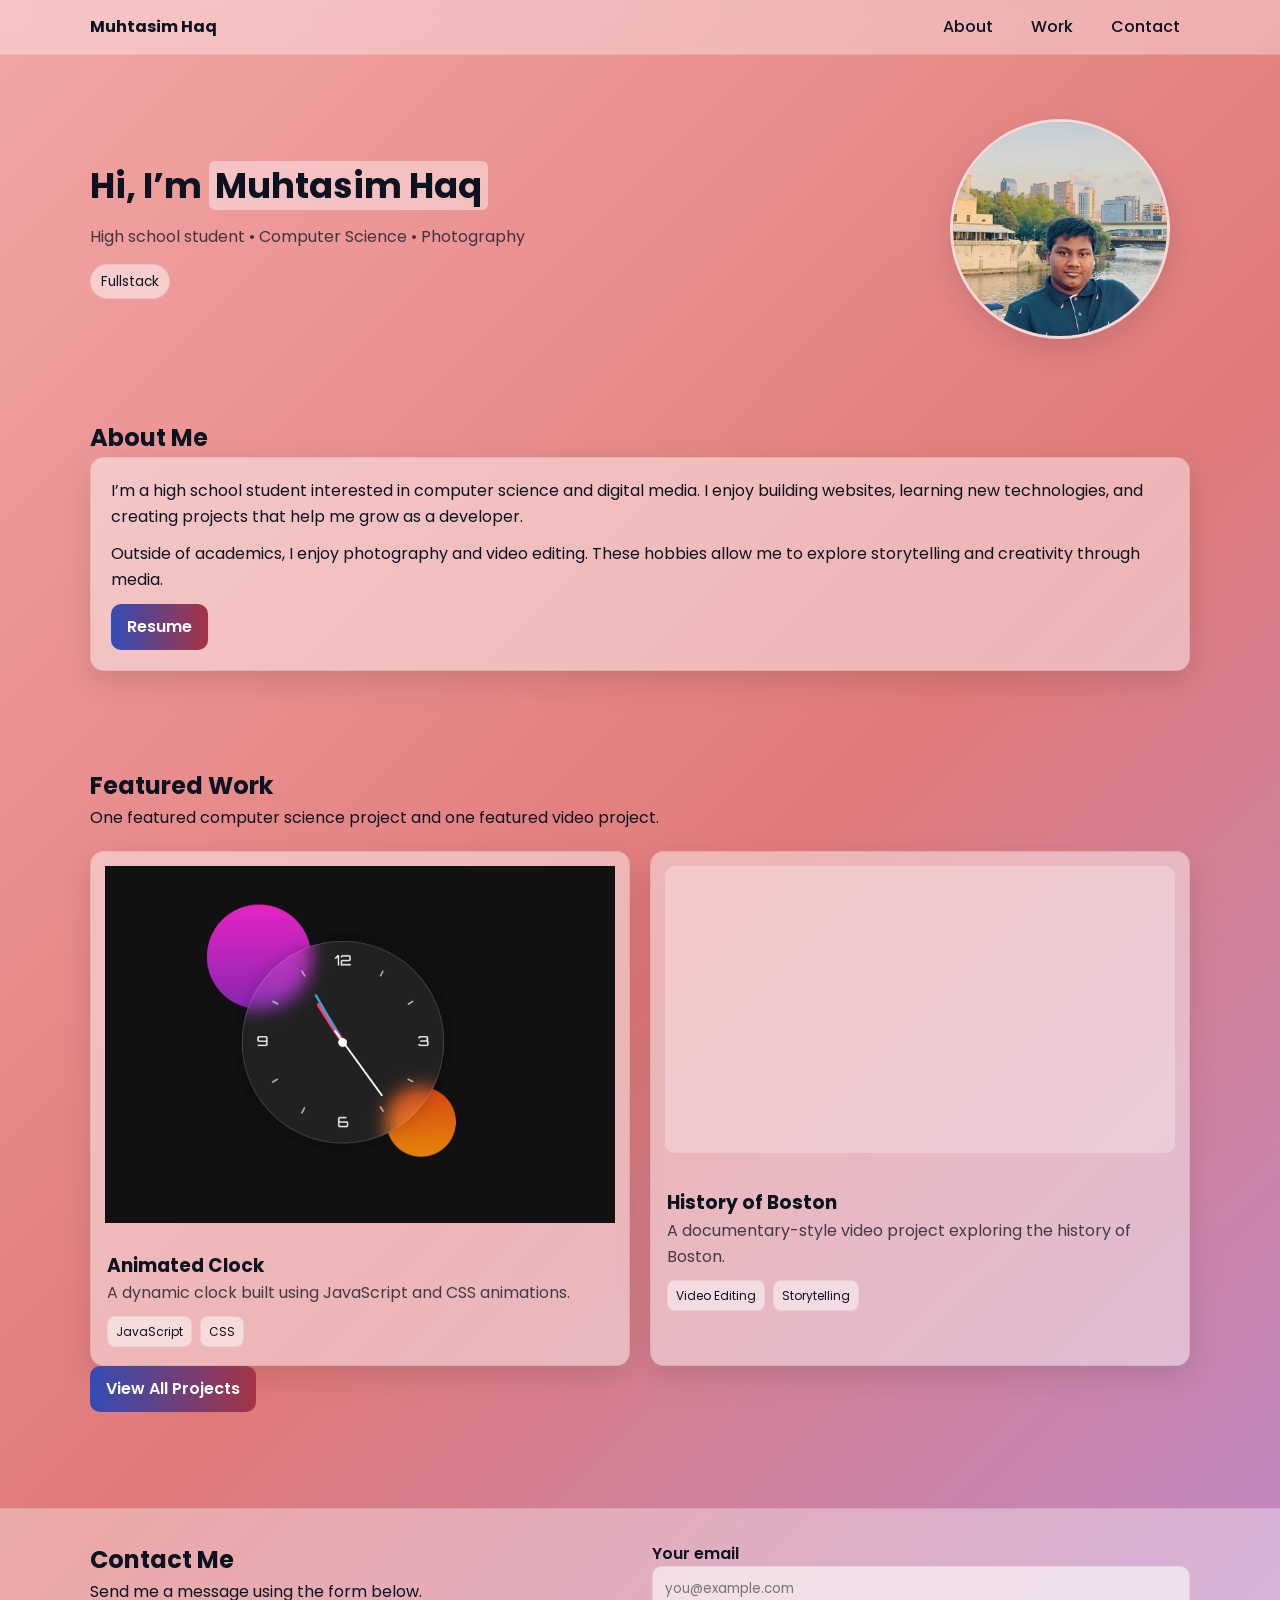
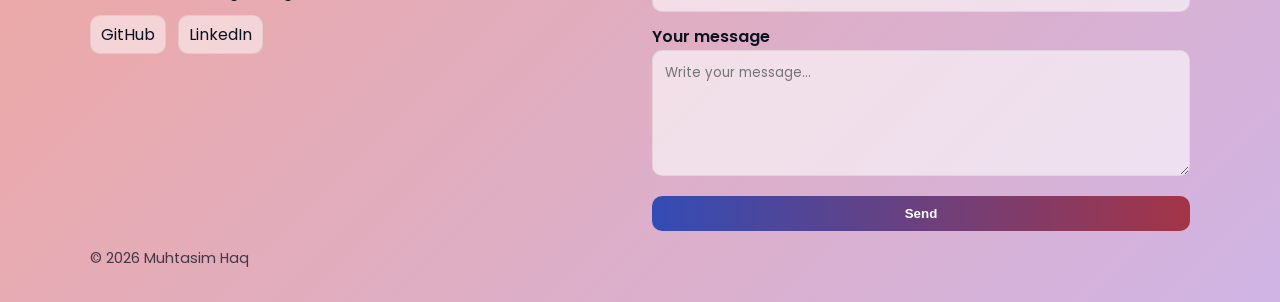
<file: index.html>
<!doctype html>
<html lang="en">
<head>
  <meta charset="utf-8">
  <meta name="viewport" content="width=device-width, initial-scale=1">

  <title>Muhtasim Haq — Portfolio</title>
  <meta name="description" content="Muhtasim Haq portfolio">

  <link
    href="https://fonts.googleapis.com/css2?family=Poppins:wght@300;400;600;700&display=swap"
    rel="stylesheet"
  >
  <link rel="stylesheet" href="css/style.css">
</head>

<body>

  <!-- ================= NAV ================= -->
  <header class="site-header">
    <nav class="nav container">
      <a class="logo" href="#hero">Muhtasim Haq</a>

      <button
        class="nav-toggle"
        type="button"
        aria-expanded="false"
        aria-controls="primary-navigation"
        hidden
      >
        Menu
      </button>

      <ul id="primary-navigation" class="nav-links">
        <li>
          <a href="#about" class="nav-link">About</a>
        </li>
        <li>
          <a href="#work" class="nav-link">Work</a>
        </li>
        <li>
          <a href="#contact" class="nav-link">Contact</a>
        </li>
      </ul>
    </nav>
  </header>

  <main>

    <!-- ================= HERO ================= -->
    <section id="hero" class="hero-section">
      <div class="container hero-grid">
        <div class="hero-content">
          <h1>
            Hi, I’m <span class="accent">Muhtasim Haq</span>
          </h1>

          <p class="subtitle">
            High school student • Computer Science • Photography
          </p>

          <div class="hero-badges">
            <span class="pill">Fullstack</span>
          </div>
        </div>

        <!-- Profile Photo -->
        <div class="hero-photo">
          <img
            class="profile-pic"
            src="image/profile.jpeg"
            alt="Muhtasim Haq portrait"
          >
        </div>
      </div>
    </section>

    <!-- ================= ABOUT ================= -->
    <section id="about" class="about-section">
      <div class="container">
        <h2>About Me</h2>

        <div class="about-card">
          <p>
            I’m a high school student interested in computer science and digital media.
            I enjoy building websites, learning new technologies, and creating projects
            that help me grow as a developer.
          </p>

          <p>
            Outside of academics, I enjoy photography and video editing.
            These hobbies allow me to explore storytelling and creativity through media.
          </p>

          <!-- Resume Button -->
          <div class="about-actions">
            <a class="btn primary" href="html/resume.html">
              Resume
            </a>
          </div>
        </div>
      </div>
    </section>

    <!-- ================= FEATURED WORK ================= -->
    <section id="work" class="work-section">
      <div class="container">
        <h2>Featured Work</h2>

        <p class="muted">
          One featured computer science project and one featured video project.
        </p>

        <div class="work-grid">

          <!-- COMPUTER PROJECT -->
          <article class="work-card">
            <a
              href="https://69481b99b9540aa1febb9f36--coruscating-froyo-7bfb00.netlify.app/"
              target="_blank"
              rel="noopener noreferrer"
            >
              <div class="work-media">
                <img
                  class="project-thumb"
                  src="image/Clock.png"
                  alt="Animated Clock project preview"
                >
              </div>

              <div class="work-body">
                <h3>Animated Clock</h3>

                <p class="short-desc">
                  A dynamic clock built using JavaScript and CSS animations.
                </p>

                <div class="tags">
                  <span class="tag">JavaScript</span>
                  <span class="tag">CSS</span>
                </div>
              </div>
            </a>
          </article>

          <!-- VIDEO PROJECT -->
          <article class="work-card">
            <div class="work-media video-wrap">
              <iframe
                class="video"
                src="https://www.youtube.com/embed/Y9DNOikjOqU"
                title="History of Boston"
                frameborder="0"
                allow="accelerometer; autoplay; clipboard-write; encrypted-media; gyroscope; picture-in-picture"
                allowfullscreen
              ></iframe>
            </div>

            <div class="work-body">
              <h3>History of Boston</h3>

              <p class="short-desc">
                A documentary-style video project exploring the history of Boston.
              </p>

              <div class="tags">
                <span class="tag">Video Editing</span>
                <span class="tag">Storytelling</span>
              </div>
            </div>
          </article>

        </div>

        <!-- Projects Page Button -->
        <div class="work-actions">
          <a class="btn primary" href="html/project.html">
            View All Projects
          </a>
        </div>
      </div>
    </section>

  </main>

  <!-- ================= FOOTER / CONTACT ================= -->
  <footer id="contact" class="site-footer">
    <div class="container footer-grid">
      <div>
        <h2>Contact Me</h2>

        <p class="muted">
          Send me a message using the form below.
        </p>

        <div class="social-row">
          <a
            class="social"
            href="https://github.com/Muhtasim19"
            target="_blank"
            rel="noopener noreferrer"
          >
            GitHub
          </a>

          <a
            class="social"
            href="https://www.linkedin.com/in/muhtasim-haq-b55356325"
            target="_blank"
            rel="noopener noreferrer"
          >
            LinkedIn
          </a>
        </div>
      </div>

      <!-- AJAX Contact Form -->
      <form
        id="contact-form"
        class="form"
        action="https://formspree.io/f/mpqalzbk"
        method="POST"
      >
        <!-- Spam trap: visitors should leave this field empty. -->
        <input
          type="text"
          name="_gotcha"
          class="form-honeypot"
          autocomplete="off"
          tabindex="-1"
          aria-hidden="true"
        >

        <label>
          Your email
          <input
            type="email"
            name="email"
            autocomplete="email"
            required
            placeholder="you@example.com"
          >
        </label>

        <label>
          Your message
          <textarea
            name="message"
            rows="5"
            required
            placeholder="Write your message..."
          ></textarea>
        </label>

        <button class="btn primary" type="submit">
          Send
        </button>

        <p
          id="form-status"
          class="form-status"
          role="status"
          aria-live="polite"
          aria-atomic="true"
        ></p>
      </form>
    </div>

    <div class="container footer-bottom">
      <p>© <span id="year"></span> Muhtasim Haq</p>
    </div>
  </footer>

  <!-- Current Year -->
  <script>
    document.getElementById("year").textContent = new Date().getFullYear();
  </script>

  <!-- AJAX Contact Form -->
  <script src="js/script.js" defer></script>

  <!-- Mobile Navigation -->
  <script src="js/navigation.js" defer></script>

</body>
</html>
</file>
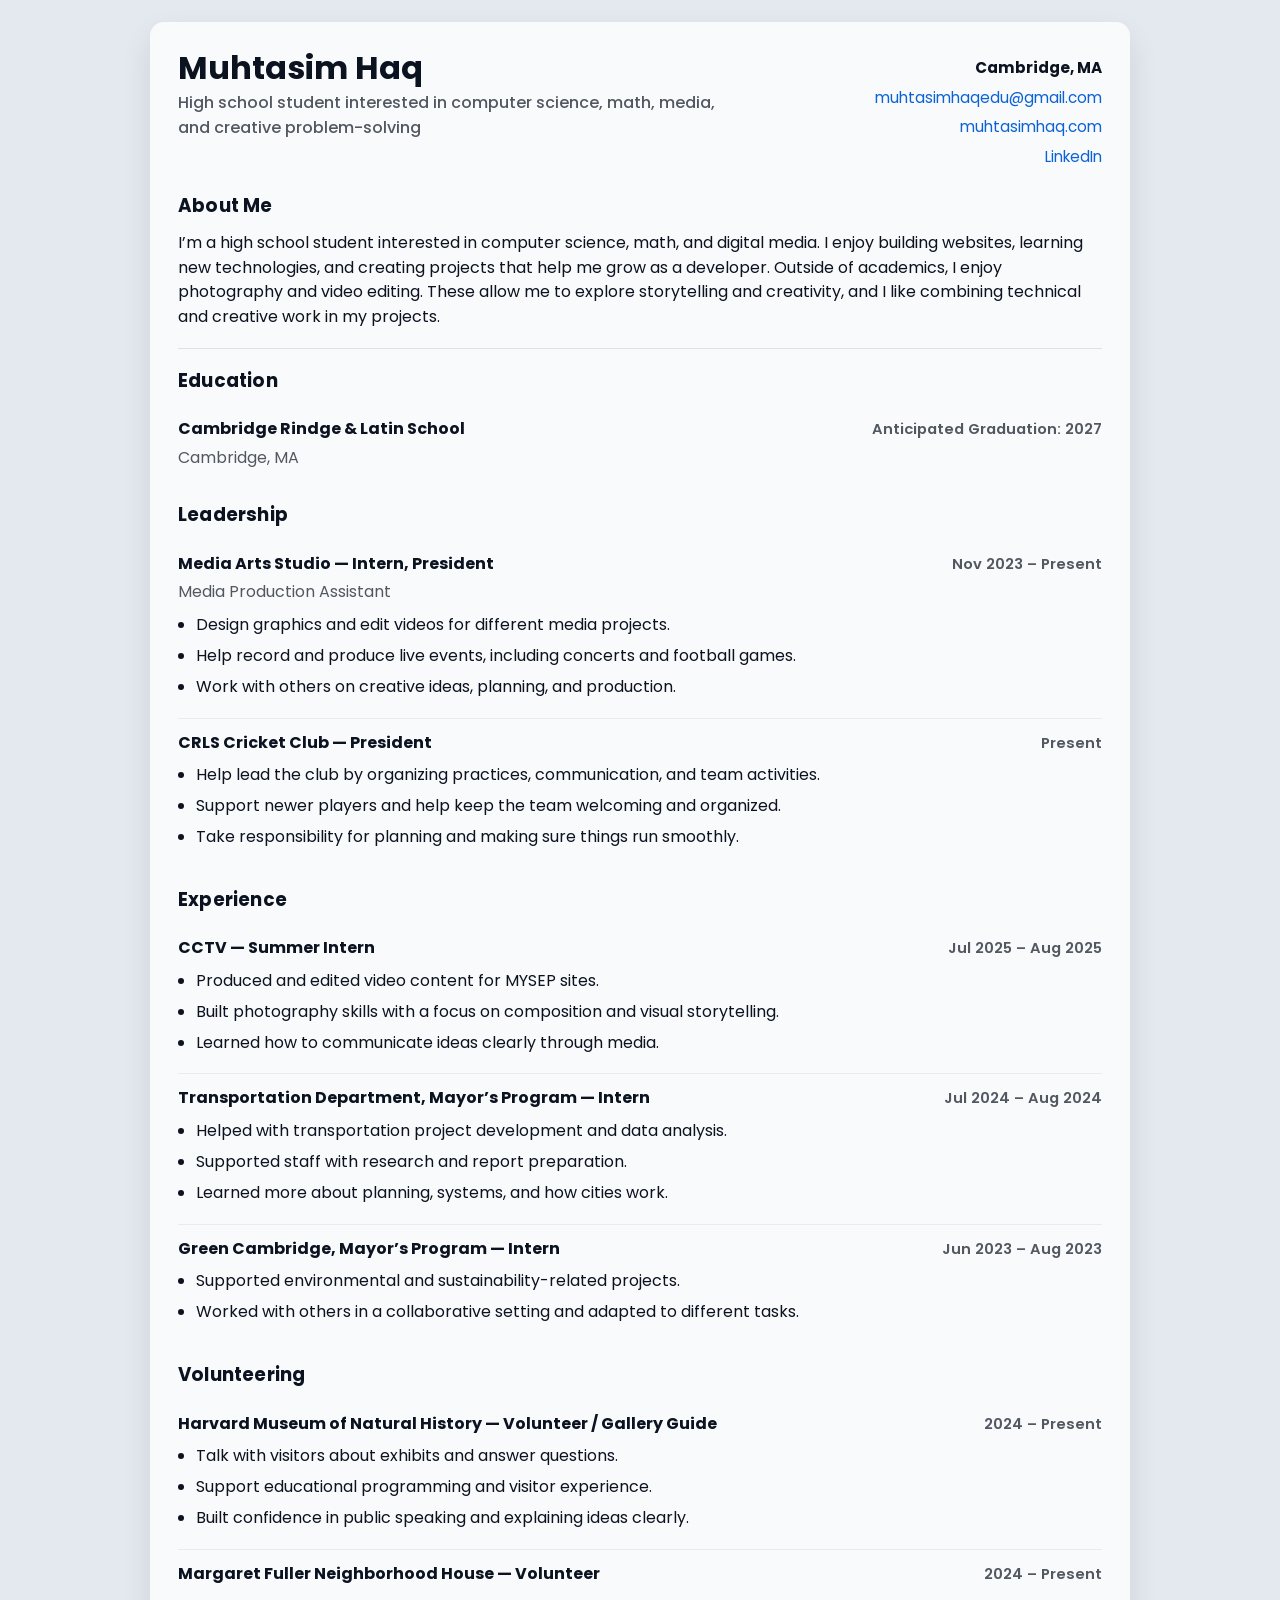
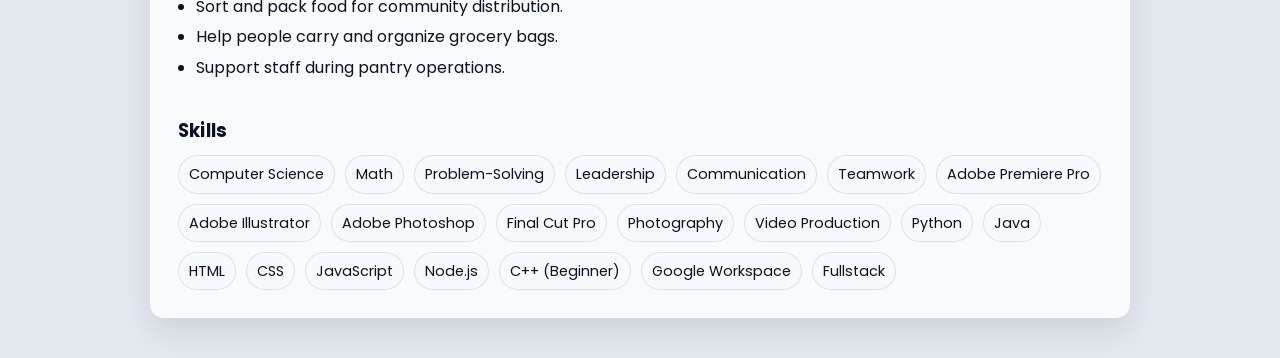
<file: html/hidden_resume.html>
<!doctype html>
<html lang="en">
<head>
  <meta charset="utf-8" />
  <meta name="viewport" content="width=device-width, initial-scale=1" />
  <title>Muhtasim Haq | Hidden Resume</title>

  <link href="https://fonts.googleapis.com/css2?family=Poppins:wght@300;400;600;700&display=swap" rel="stylesheet">
  <link rel="stylesheet" href="../css/resume.css">
</head>

<body>

  <main class="page">

    <section class="header">
      <div class="name-block">
        <h1>Muhtasim Haq</h1>
        <p class="headline">
          High school student interested in computer science, math, media, and creative problem-solving
        </p>
      </div>

      <div class="contact">
        <p><strong>Cambridge, MA</strong></p>
        <p><a href="mailto:muhtasimhaqedu@gmail.com">muhtasimhaqedu@gmail.com</a></p>
        <p><a href="https://muhtasimhaq.com" target="_blank" rel="noopener">muhtasimhaq.com</a></p>
        <p><a href="https://www.linkedin.com/in/muhtasim-haq-b55356325" target="_blank" rel="noopener">LinkedIn</a></p>
      </div>
    </section>
    <section class="section">
      <h2>About Me</h2>
      <p>
        I’m a high school student interested in computer science, math, and digital media. I enjoy building websites, learning new technologies, and creating projects that help me grow as a developer.
    
        Outside of academics, I enjoy photography and video editing. These allow me to explore storytelling and creativity, and I like combining technical and creative work in my projects.
      </p>
    </section>

    <hr class="rule">

    <section class="section">
      <h2>Education</h2>
      <div class="item">
        <div class="item-top">
          <h3>Cambridge Rindge & Latin School</h3>
          <span class="date">Anticipated Graduation: 2027</span>
        </div>
        <p class="muted">Cambridge, MA</p>
      </div>
    </section>

    <section class="section">
      <h2>Leadership</h2>

      <div class="item">
        <div class="item-top">
          <h3>Media Arts Studio — Intern, President</h3>
          <span class="date">Nov 2023 – Present</span>
        </div>
        <p class="muted">Media Production Assistant</p>
        <ul>
          <li>Design graphics and edit videos for different media projects.</li>
          <li>Help record and produce live events, including concerts and football games.</li>
          <li>Work with others on creative ideas, planning, and production.</li>
        </ul>
      </div>

      
      <div class="item">
        <div class="item-top">
          <h3>CRLS Cricket Club — President</h3>
          <span class="date">Present</span>
        </div>
        <ul>
          <li>Help lead the club by organizing practices, communication, and team activities.</li>
          <li>Support newer players and help keep the team welcoming and organized.</li>
          <li>Take responsibility for planning and making sure things run smoothly.</li>
        </ul>
      </div>


    </section>

    <section class="section">
      <h2>Experience</h2>

      <div class="item">
        <div class="item-top">
          <h3>CCTV — Summer Intern</h3>
          <span class="date">Jul 2025 – Aug 2025</span>
        </div>
        <ul>
          <li>Produced and edited video content for MYSEP sites.</li>
          <li>Built photography skills with a focus on composition and visual storytelling.</li>
          <li>Learned how to communicate ideas clearly through media.</li>
        </ul>
      </div>

      <div class="item">
        <div class="item-top">
          <h3>Transportation Department, Mayor’s Program — Intern</h3>
          <span class="date">Jul 2024 – Aug 2024</span>
        </div>
        <ul>
          <li>Helped with transportation project development and data analysis.</li>
          <li>Supported staff with research and report preparation.</li>
          <li>Learned more about planning, systems, and how cities work.</li>
        </ul>
      </div>

      <div class="item">
        <div class="item-top">
          <h3>Green Cambridge, Mayor’s Program — Intern</h3>
          <span class="date">Jun 2023 – Aug 2023</span>
        </div>
        <ul>
          <li>Supported environmental and sustainability-related projects.</li>
          <li>Worked with others in a collaborative setting and adapted to different tasks.</li>
        </ul>
      </div>
    </section>

    <section class="section">
      <h2>Volunteering</h2>

      <div class="item">
        <div class="item-top">
          <h3>Harvard Museum of Natural History — Volunteer / Gallery Guide</h3>
          <span class="date">2024 – Present</span>
        </div>
        <ul>
          <li>Talk with visitors about exhibits and answer questions.</li>
          <li>Support educational programming and visitor experience.</li>
          <li>Built confidence in public speaking and explaining ideas clearly.</li>
        </ul>
      </div>

      <div class="item">
        <div class="item-top">
          <h3>Margaret Fuller Neighborhood House — Volunteer</h3>
          <span class="date">2024 – Present</span>
        </div>
        <ul>
          <li>Sort and pack food for community distribution.</li>
          <li>Help people carry and organize grocery bags.</li>
          <li>Support staff during pantry operations.</li>
        </ul>
      </div>
    </section>

    <section class="section">
      <h2>Skills</h2>

      <div class="skills">
        <span class="pill">Computer Science</span>
        <span class="pill">Math</span>
        <span class="pill">Problem-Solving</span>
        <span class="pill">Leadership</span>
        <span class="pill">Communication</span>
        <span class="pill">Teamwork</span>
        <span class="pill">Adobe Premiere Pro</span>
        <span class="pill">Adobe Illustrator</span>
        <span class="pill">Adobe Photoshop</span>
        <span class="pill">Final Cut Pro</span>
        <span class="pill">Photography</span>
        <span class="pill">Video Production</span>
        <span class="pill">Python</span>
        <span class="pill">Java</span>
        <span class="pill">HTML</span>
        <span class="pill">CSS</span>
        <span class="pill">JavaScript</span>
        <span class="pill">Node.js</span>
        <span class="pill">C++ (Beginner)</span>
        <span class="pill">Google Workspace</span>
        <span class="pill">Fullstack</span>
        
      </div>
    </section>

  </main>
</body>
</html>
</file>
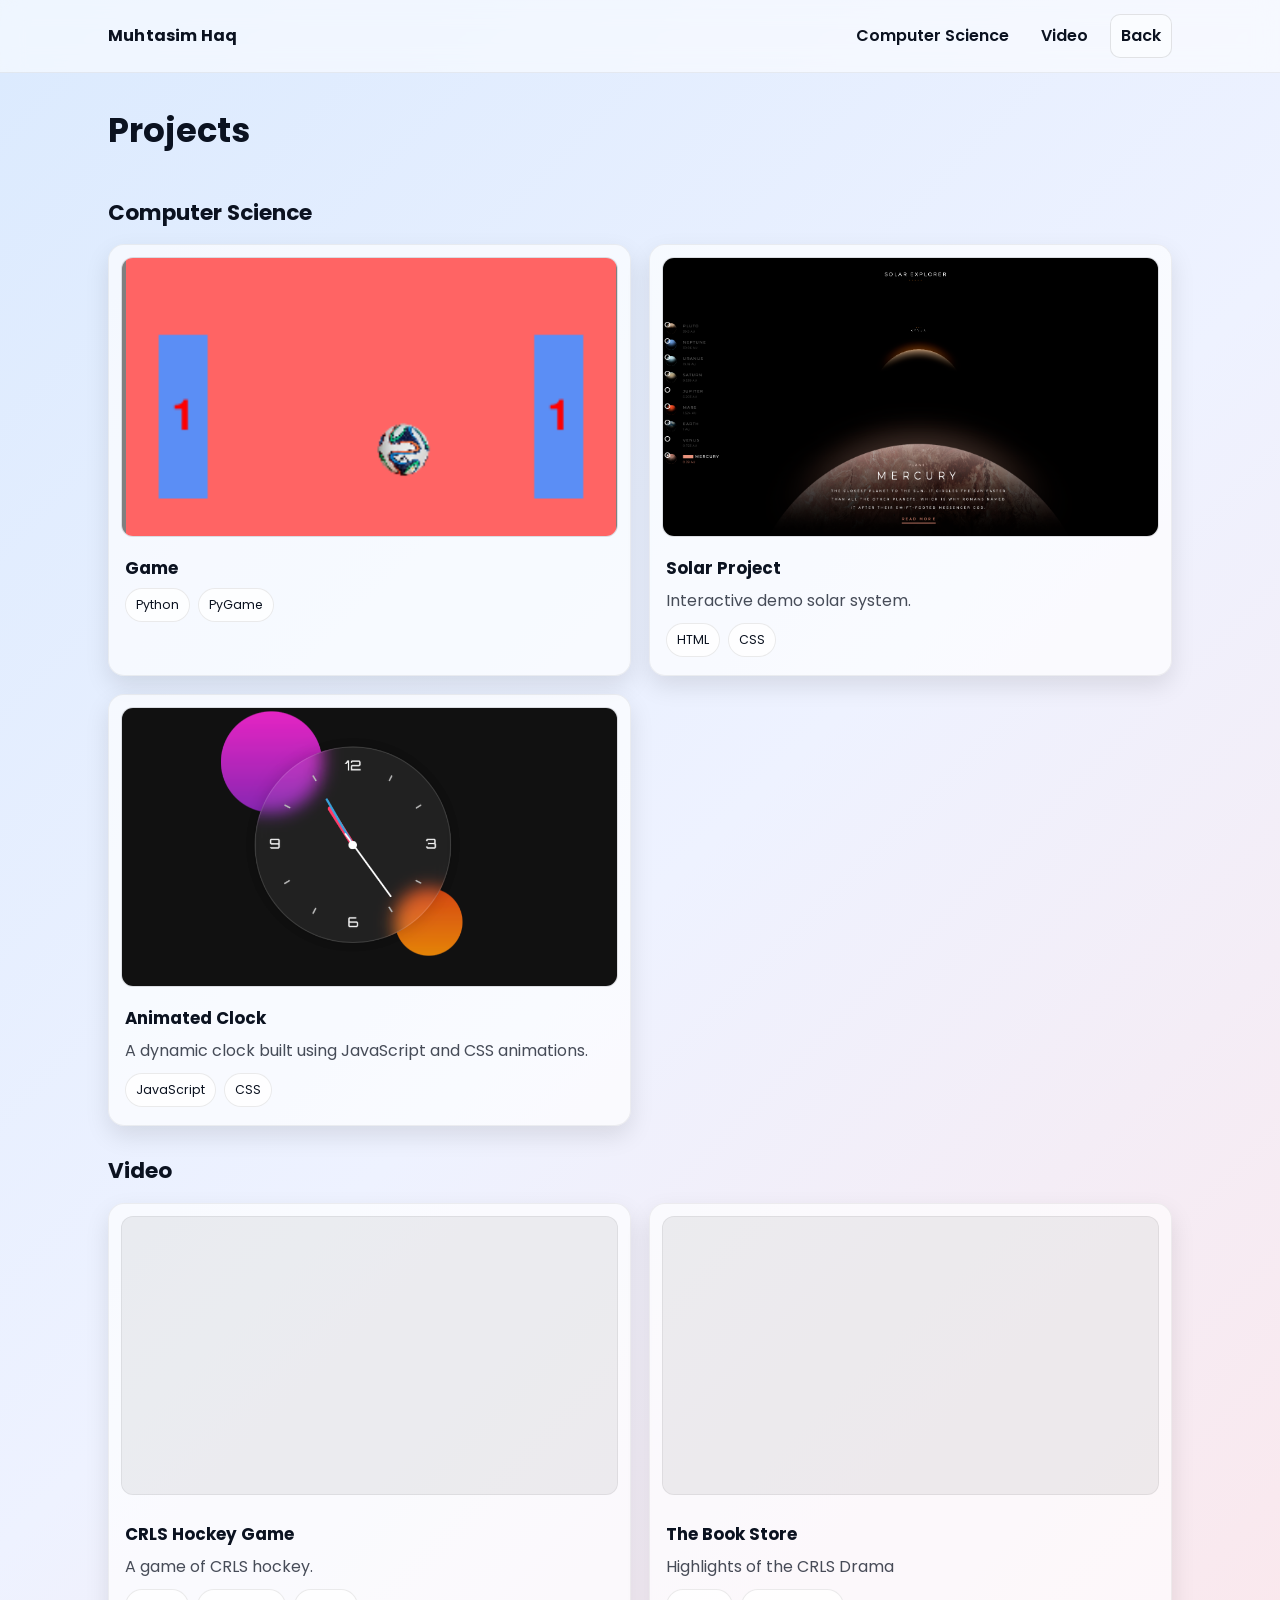
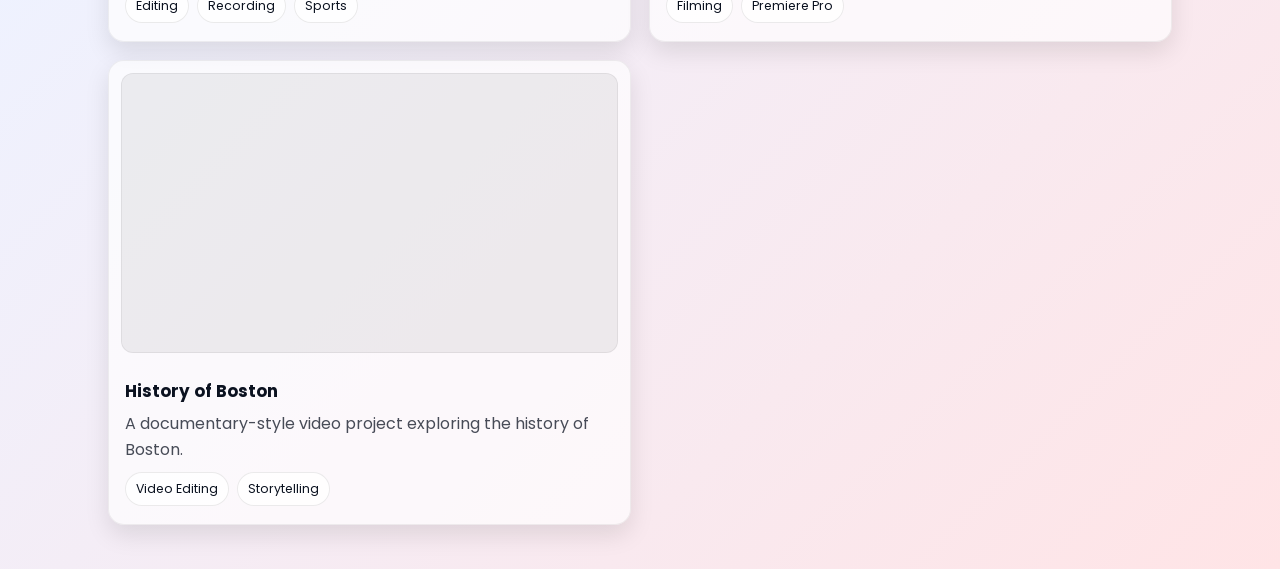
<file: html/project.html>
<!doctype html>
<html lang="en">
<head>
  <meta charset="utf-8">
  <meta name="viewport" content="width=device-width, initial-scale=1">

  <title>Projects</title>

  <link
    href="https://fonts.googleapis.com/css2?family=Poppins:wght@300;400;600;700&display=swap"
    rel="stylesheet"
  >
  <link rel="stylesheet" href="../css/project.css">
</head>

<body>

  <header class="topbar">
    <nav class="nav">
      <a class="brand" href="../index.html">Muhtasim Haq</a>

      <div class="links">
        <a href="#cs">Computer Science</a>
        <a href="#video">Video</a>
        <a class="back-btn" href="../index.html">Back</a>
      </div>
    </nav>
  </header>

  <main class="container">

    <section class="page-head">
      <h1>Projects</h1>
      <p class="sub"> </p>
    </section>

    <!-- ================= COMPUTER SCIENCE ================= -->
    <section id="cs" class="section">
      <h2>Computer Science</h2>

      <div class="grid">

        <!-- Game -->
        <article class="card">
          <a
            class="card-link"
            href="https://muhtasim19.github.io/Slope_Game/"
            target="_blank"
            rel="noopener noreferrer"
          >
            <div class="media">
              <img
                class="thumb"
                src="../image/welcoem.png"
                alt="Pygame"
              >
            </div>

            <div class="body">
              <h3>Game</h3>

              <div class="tags">
                <span class="tag">Python</span>
                <span class="tag">PyGame</span>
              </div>
            </div>
          </a>
        </article>

        <!-- Solar Project -->
        <article class="card">
          <a
            class="card-link"
            href="https://69481badc6d262a08ef7b4d2--zingy-medovik-4758ab.netlify.app"
            target="_blank"
            rel="noopener noreferrer"
          >
            <div class="media">
              <img
                class="thumb"
                src="../image/solarproject.png"
                alt="Solar project thumbnail"
              >
            </div>

            <div class="body">
              <h3>Solar Project</h3>
              <p>Interactive demo solar system.</p>

              <div class="tags">
                <span class="tag">HTML</span>
                <span class="tag">CSS</span>
              </div>
            </div>
          </a>
        </article>

        <!-- Animated Clock -->
        <article class="card">
          <a
            class="card-link"
            href="https://69481b99b9540aa1febb9f36--coruscating-froyo-7bfb00.netlify.app/"
            target="_blank"
            rel="noopener noreferrer"
          >
            <div class="media">
              <img
                class="thumb"
                src="../image/Clock.png"
                alt="Animated Clock project preview"
              >
            </div>

            <div class="body">
              <h3>Animated Clock</h3>

              <p>
                A dynamic clock built using JavaScript and CSS animations.
              </p>

              <div class="tags">
                <span class="tag">JavaScript</span>
                <span class="tag">CSS</span>
              </div>
            </div>
          </a>
        </article>

      </div>
    </section>

    <!-- ================= VIDEO ================= -->
    <section id="video" class="section">
      <h2>Video</h2>

      <div class="grid">

        <!-- CRLS Hockey Game -->
        <article class="card">
          <div class="media">
            <iframe
              class="video"
              src="https://www.youtube.com/embed/2Yu2npkrzUs"
              title="CRLS Hockey Game"
              frameborder="0"
              allow="accelerometer; autoplay; clipboard-write; encrypted-media; gyroscope; picture-in-picture"
              allowfullscreen
            ></iframe>
          </div>

          <div class="body">
            <h3>CRLS Hockey Game</h3>
            <p>A game of CRLS hockey.</p>

            <div class="tags">
              <span class="tag">Editing</span>
              <span class="tag">Recording</span>
              <span class="tag">Sports</span>
            </div>
          </div>
        </article>

        <!-- The Book Store -->
        <article class="card">
          <div class="media">
            <iframe
              class="video"
              src="https://www.youtube.com/embed/lha6qLJooGg"
              title="Highlights"
              frameborder="0"
              allow="accelerometer; autoplay; clipboard-write; encrypted-media; gyroscope; picture-in-picture"
              allowfullscreen
            ></iframe>
          </div>

          <div class="body">
            <h3>The Book Store</h3>
            <p>Highlights of the CRLS Drama</p>

            <div class="tags">
              <span class="tag">Filming</span>
              <span class="tag">Premiere Pro</span>
            </div>
          </div>
        </article>

        <!-- History of Boston -->
        <article class="card">
          <div class="media">
            <iframe
              class="video"
              src="https://www.youtube.com/embed/Y9DNOikjOqU"
              title="History of Boston"
              frameborder="0"
              allow="accelerometer; autoplay; clipboard-write; encrypted-media; gyroscope; picture-in-picture"
              allowfullscreen
            ></iframe>
          </div>

          <div class="body">
            <h3>History of Boston</h3>

            <p>
              A documentary-style video project exploring the history of Boston.
            </p>

            <div class="tags">
              <span class="tag">Video Editing</span>
              <span class="tag">Storytelling</span>
            </div>
          </div>
        </article>

      </div>
    </section>

  </main>

</body>
</html>
</file>
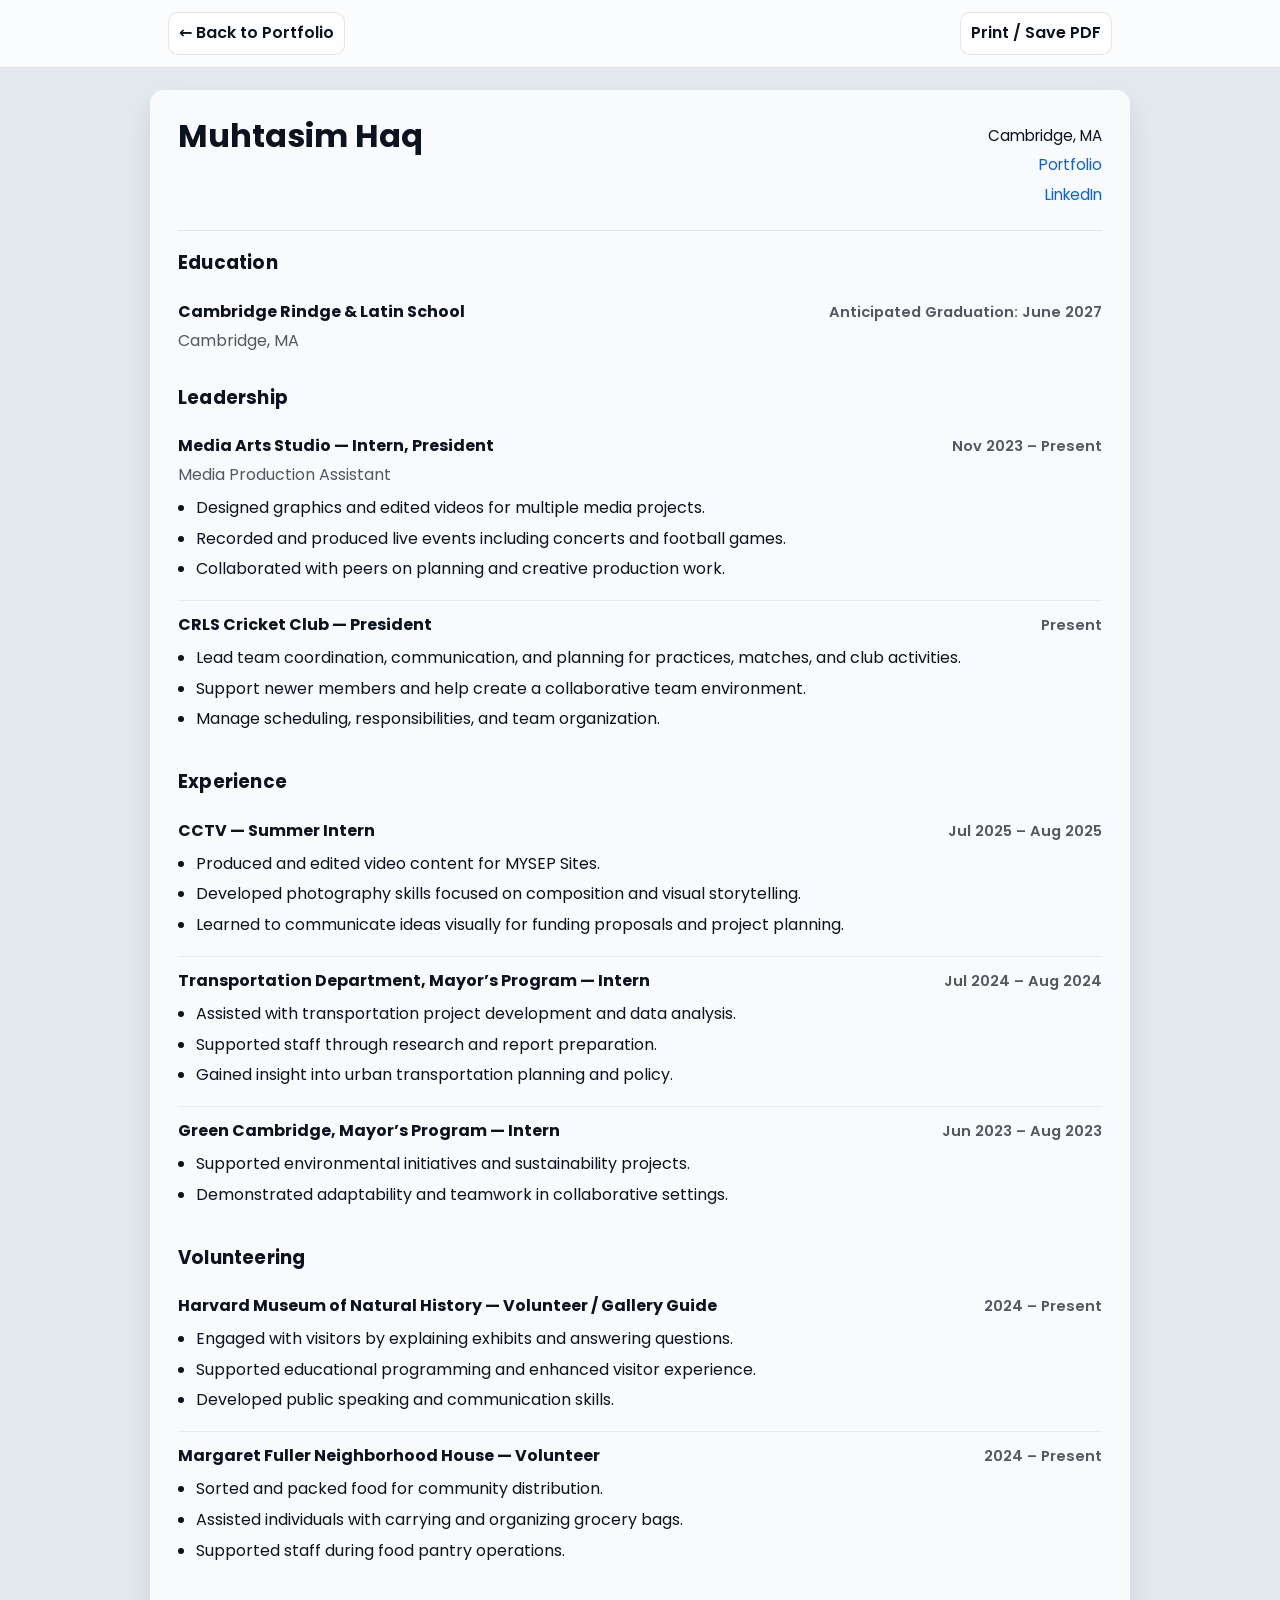
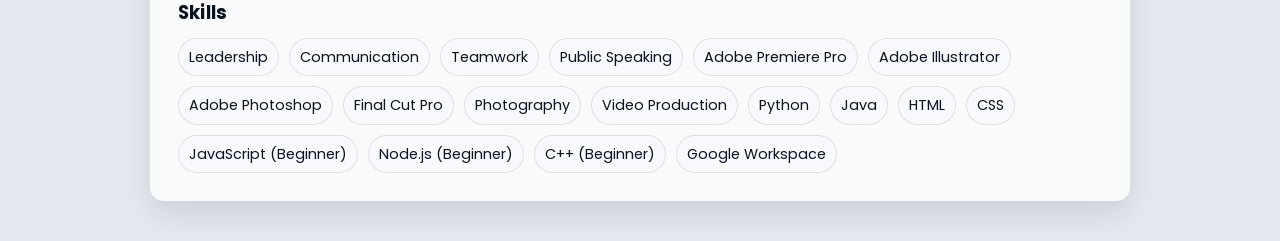
<file: html/resume.html>
<!doctype html>
<html lang="en">
<head>
  <meta charset="utf-8" />
  <meta name="viewport" content="width=device-width, initial-scale=1" />
  <title>Resume | Muhtasim Haq</title>

  <link href="https://fonts.googleapis.com/css2?family=Poppins:wght@300;400;600;700&display=swap" rel="stylesheet">
  <link rel="stylesheet" href="../css/resume.css">
</head>

<body>

  <header class="topbar">
    <div class="topbar-inner">
      <a class="back" href="../index.html">← Back to Portfolio</a>
      <a class="print" href="#" onclick="window.print(); return false;">Print / Save PDF</a>
    </div>
  </header>

  <main class="page">

    <section class="header">
      <div class="name-block">
        <h1 id="secretName">Muhtasim Haq</h1>
      </div>
      <div class="contact">
        <p>Cambridge, MA</p>
        <p><a href="https://muhtasimhaq.com" target="_blank">Portfolio</a></p>
        <p><a href="https://www.linkedin.com/in/muhtasim-haq-b55356325" target="_blank">LinkedIn</a></p>
      </div>
    </section>

    <hr class="rule">

    <section class="section">
      <h2>Education</h2>
      <div class="item">
        <div class="item-top">
          <h3>Cambridge Rindge & Latin School</h3>
          <span class="date">Anticipated Graduation: June 2027</span>
        </div>
        <p class="muted">Cambridge, MA</p>
      </div>
    </section>

    <section class="section">
      <h2>Leadership</h2>

      <div class="item">
        <div class="item-top">
          <h3>Media Arts Studio — Intern, President</h3>
          <span class="date">Nov 2023 – Present</span>
        </div>
        <p class="muted">Media Production Assistant</p>
        <ul>
          <li>Designed graphics and edited videos for multiple media projects.</li>
          <li>Recorded and produced live events including concerts and football games.</li>
          <li>Collaborated with peers on planning and creative production work.</li>
        </ul>
      </div>

      
      <div class="item">
        <div class="item-top">
          <h3>CRLS Cricket Club — President</h3>
          <span class="date">Present</span>
        </div>
        <ul>
          <li>Lead team coordination, communication, and planning for practices, matches, and club activities.</li>
          <li>Support newer members and help create a collaborative team environment.</li>
          <li>Manage scheduling, responsibilities, and team organization.</li>
        </ul>
      </div>


    </section>

    <section class="section">
      <h2>Experience</h2>

      <div class="item">
        <div class="item-top">
          <h3>CCTV — Summer Intern</h3>
          <span class="date">Jul 2025 – Aug 2025</span>
        </div>
        <ul>
          <li>Produced and edited video content for MYSEP Sites.</li>
          <li>Developed photography skills focused on composition and visual storytelling.</li>
          <li>Learned to communicate ideas visually for funding proposals and project planning.</li>
        </ul>
      </div>

      <div class="item">
        <div class="item-top">
          <h3>Transportation Department, Mayor’s Program — Intern</h3>
          <span class="date">Jul 2024 – Aug 2024</span>
        </div>
        <ul>
          <li>Assisted with transportation project development and data analysis.</li>
          <li>Supported staff through research and report preparation.</li>
          <li>Gained insight into urban transportation planning and policy.</li>
        </ul>
      </div>

      <div class="item">
        <div class="item-top">
          <h3>Green Cambridge, Mayor’s Program — Intern</h3>
          <span class="date">Jun 2023 – Aug 2023</span>
        </div>
        <ul>
          <li>Supported environmental initiatives and sustainability projects.</li>
          <li>Demonstrated adaptability and teamwork in collaborative settings.</li>
        </ul>
      </div>
    </section>

    <section class="section">
      <h2>Volunteering</h2>

      <div class="item">
        <div class="item-top">
          <h3>Harvard Museum of Natural History — Volunteer / Gallery Guide</h3>
          <span class="date">2024 – Present</span>
        </div>
        <ul>
          <li>Engaged with visitors by explaining exhibits and answering questions.</li>
          <li>Supported educational programming and enhanced visitor experience.</li>
          <li>Developed public speaking and communication skills.</li>
        </ul>
      </div>

      <div class="item">
        <div class="item-top">
          <h3>Margaret Fuller Neighborhood House — Volunteer</h3>
          <span class="date">2024 – Present</span>
        </div>
        <ul>
          <li>Sorted and packed food for community distribution.</li>
          <li>Assisted individuals with carrying and organizing grocery bags.</li>
          <li>Supported staff during food pantry operations.</li>
        </ul>
      </div>
    </section>

    <section class="section">
      <h2>Skills</h2>

      <div class="skills">
        <span class="pill">Leadership</span>
        <span class="pill">Communication</span>
        <span class="pill">Teamwork</span>
        <span class="pill">Public Speaking</span>
        <span class="pill">Adobe Premiere Pro</span>
        <span class="pill">Adobe Illustrator</span>
        <span class="pill">Adobe Photoshop</span>
        <span class="pill">Final Cut Pro</span>
        <span class="pill">Photography</span>
        <span class="pill">Video Production</span>
        <span class="pill">Python</span>
        <span class="pill">Java</span>
        <span class="pill">HTML</span>
        <span class="pill">CSS</span>
        <span class="pill">JavaScript (Beginner)</span>
        <span class="pill">Node.js (Beginner)</span>
        <span class="pill">C++ (Beginner)</span>
        <span class="pill">Google Workspace</span>
      </div>
    </section>

  </main>

  <script>
    const name = document.getElementById("secretName");

    if (name) {
      name.addEventListener("dblclick", () => {
        window.location.href = "hidden_resume.html";
      });
    }
  </script>
</body>
</html>
</file>
<file: css/style.css>
/* ================= ROOT VARIABLES ================= */
:root {
  /* smooth blue → red gradient */
  --blue1: #6a85f1;
  --blue2: #8fb3ff;
  --purple: #b48ddb;
  --red1: #e07a7a;
  --red2: #f3a6a6;

  --text-dark: #0b1220;
  --text-muted: rgba(11, 18, 32, 0.75);

  --glass-bg: rgba(255, 255, 255, 0.45);
  --glass-border: rgba(0, 0, 0, 0.06);
  --shadow: 0 10px 30px rgba(0, 0, 0, 0.12);

  --radius: 14px;
  --transition: 300ms ease;
  --max-width: 1100px;

  --ff: 'Poppins', system-ui, -apple-system, 'Segoe UI', Roboto, Arial;
}

/* ================= RESET ================= */
* {
  box-sizing: border-box;
  margin: 0;
  padding: 0;
}

html,
body {
  height: 100%;
}

img,
video {
  max-width: 100%;
  display: block;
}

/* ================= BODY / BACKGROUND ================= */
body {
  font-family: var(--ff);
  color: var(--text-dark);
  line-height: 1.6;

  background: linear-gradient(
    -45deg,
    var(--blue1),
    var(--blue2),
    var(--purple),
    var(--red1),
    var(--red2)
  );
  background-size: 300% 300%;
  animation: smoothGradient 24s ease-in-out infinite;

  -webkit-font-smoothing: antialiased;
}

@keyframes smoothGradient {
  0% {
    background-position: 0% 50%;
  }

  50% {
    background-position: 100% 50%;
  }

  100% {
    background-position: 0% 50%;
  }
}

/* ================= LAYOUT ================= */
.container {
  width: calc(100% - 48px);
  max-width: var(--max-width);
  margin: 0 auto;
}

section {
  padding: 48px 0;
}

/* ================= HEADER / NAV ================= */
.site-header {
  position: sticky;
  top: 0;
  z-index: 50;
  background: rgba(255, 255, 255, 0.35);
  backdrop-filter: blur(12px);
  border-bottom: 1px solid var(--glass-border);
}

.nav {
  display: flex;
  justify-content: space-between;
  align-items: center;
  padding: 14px 0;
}

.logo {
  font-weight: 700;
  text-decoration: none;
  color: var(--text-dark);
}

.nav-links {
  list-style: none;
  display: flex;
  gap: 18px;
}

.nav-link {
  text-decoration: none;
  color: var(--text-dark);
  font-weight: 500;
  padding: 6px 10px;
  border-radius: 8px;
  transition: var(--transition);
}

.nav-link:hover {
  background: rgba(255, 255, 255, 0.4);
}

/* ================= HERO ================= */
.hero-section {
  padding: 64px 0 32px;
}

.hero-grid {
  display: grid;
  grid-template-columns: 1fr 260px;
  gap: 28px;
  align-items: center;
}

h1 {
  font-size: 2.2rem;
  margin-bottom: 10px;
}

.accent {
  background: rgba(255, 255, 255, 0.4);
  padding: 0 6px;
  border-radius: 6px;
}

.subtitle {
  color: var(--text-muted);
  margin-bottom: 14px;
}

.hero-badges {
  display: flex;
  gap: 10px;
  flex-wrap: wrap;
}

.pill {
  padding: 6px 10px;
  border-radius: 999px;
  background: rgba(255, 255, 255, 0.5);
  border: 1px solid var(--glass-border);
  font-size: 0.85rem;
}

/* Profile photo */
.hero-photo {
  display: flex;
  justify-content: center;
}

.profile-pic {
  width: 220px;
  height: 220px;
  border-radius: 50%;
  object-fit: cover;
  border: 3px solid rgba(255, 255, 255, 0.7);
  box-shadow: var(--shadow);
}

/* ================= ABOUT ================= */
.about-card {
  background: var(--glass-bg);
  border: 1px solid var(--glass-border);
  border-radius: var(--radius);
  padding: 20px;
  box-shadow: var(--shadow);
}

.about-card p {
  margin-bottom: 12px;
}

.about-actions {
  margin-top: 12px;
}

/* ================= BUTTONS ================= */
.btn {
  display: inline-block;
  padding: 10px 16px;
  border-radius: 10px;
  font-weight: 600;
  text-decoration: none;
  transition: var(--transition);
  cursor: pointer;
}

.btn.primary {
  background: linear-gradient(90deg, #334cb5, #a43446);
  color: white;
  border: none;
}

.btn.primary:hover {
  transform: translateY(-2px);
  box-shadow: 0 8px 18px rgba(0, 0, 0, 0.18);
}

/* ================= WORK / PROJECTS ================= */
.work-grid {
  display: grid;
  grid-template-columns: repeat(2, 1fr);
  gap: 20px;
  margin-top: 20px;
}

.work-card {
  background: var(--glass-bg);
  border: 1px solid var(--glass-border);
  border-radius: var(--radius);
  overflow: hidden;
  box-shadow: var(--shadow);
  transition: var(--transition);
}

.work-card:hover {
  transform: translateY(-6px);
}

.work-card a {
  color: inherit;
  text-decoration: none;
  display: block;
}

.work-media {
  padding: 14px;
}

.media-gradient {
  background: linear-gradient(135deg, var(--blue2), var(--red1));
  border-radius: 10px;
  min-height: 120px;
  display: flex;
  align-items: center;
  justify-content: center;
}

.media-text {
  font-weight: 700;
  color: white;
}

.work-body {
  padding: 14px 16px 18px;
}

.short-desc {
  color: var(--text-muted);
  margin-bottom: 10px;
}

.tags {
  display: flex;
  gap: 8px;
  flex-wrap: wrap;
}

.tag {
  font-size: 0.75rem;
  padding: 5px 8px;
  border-radius: 8px;
  background: rgba(255, 255, 255, 0.5);
  border: 1px solid var(--glass-border);
}

/* Video */
.video {
  width: 100%;
  border-radius: 10px;
  aspect-ratio: 16 / 9;
  object-fit: cover;
  background: rgba(255, 255, 255, 0.25);
}

/* ================= FOOTER / CONTACT ================= */
.site-footer {
  margin-top: 48px;
  padding: 32px 0;
  background: rgba(255, 255, 255, 0.35);
  border-top: 1px solid var(--glass-border);
}

.footer-grid {
  display: grid;
  grid-template-columns: 1fr 1fr;
  gap: 24px;
}

.form {
  display: grid;
  gap: 12px;
}

.form-status:empty {
  display: none;
}

.form-status {
  padding: 12px 14px;
  border-radius: 10px;
  background: rgba(255, 255, 255, 0.85);
  color: var(--text-dark);
  overflow-wrap: anywhere;
}

.form-status[data-state="success"] {
  color: #14532d;
  border-left: 4px solid #15803d;
}

.form-status[data-state="error"] {
  color: #7f1d1d;
  border-left: 4px solid #b91c1c;
}

.form .btn:disabled {
  cursor: wait;
  opacity: 0.75;
  transform: none;
  box-shadow: none;
}

label {
  font-weight: 600;
  color: var(--text-dark);
}

input,
textarea {
  width: 100%;
  padding: 12px;
  border-radius: 10px;
  border: 1px solid var(--glass-border);
  background: rgba(255, 255, 255, 0.6);
  font-family: var(--ff);
}

input:focus,
textarea:focus {
  outline: none;
  border-color: var(--blue1);
}

.footer-bottom {
  margin-top: 16px;
  display: flex;
  justify-content: space-between;
  font-size: 0.9rem;
  color: var(--text-muted);
}

.social-row {
  display: flex;
  gap: 12px;
  margin-top: 10px;
}

.social {
  text-decoration: none;
  color: var(--text-dark);
  padding: 6px 10px;
  border-radius: 10px;
  border: 1px solid var(--glass-border);
  background: rgba(255, 255, 255, 0.5);
}

.social:hover {
  background: rgba(255, 255, 255, 0.7);
}

/* ================= RESPONSIVE ================= */
@media (max-width: 900px) {
  .hero-grid {
    grid-template-columns: 1fr;
  }

  .work-grid {
    grid-template-columns: 1fr;
  }

  .footer-grid {
    grid-template-columns: 1fr;
  }
}

@media (max-width: 540px) {
  .container {
    width: calc(100% - 28px);
  }

  .nav-links {
    display: none;
  }

  h1 {
    font-size: 1.8rem;
  }

  .profile-pic {
    width: 180px;
    height: 180px;
  }
}

/* Mobile navigation */
.nav-toggle {
  display: none;
  min-height: 44px;
  padding: 8px 14px;
  border: 1px solid rgba(11, 18, 32, 0.3);
  border-radius: 10px;
  background: rgba(255, 255, 255, 0.75);
  color: var(--text-dark);
  font: inherit;
  font-weight: 600;
  cursor: pointer;
}

.nav-toggle:focus-visible,
.nav-link:focus-visible,
.logo:focus-visible {
  outline: 3px solid var(--text-dark);
  outline-offset: 3px;
}

/* Keep section headings below the sticky navigation */
#hero,
#about,
#work,
#contact {
  scroll-margin-top: 5.5rem;
}

@media (max-width: 540px) {
  .nav {
    flex-wrap: wrap;
    gap: 10px;
  }

  /* Links remain available if JavaScript fails to load */
  .nav-links {
    display: flex;
    width: 100%;
    flex-direction: column;
    gap: 4px;
  }

  .nav-link {
    display: block;
    min-height: 44px;
    padding: 10px 12px;
  }

  .nav[data-menu-ready] .nav-toggle {
    display: inline-flex;
    align-items: center;
  }

  .nav[data-menu-ready] .nav-links {
    display: none;
  }

  .nav[data-menu-ready] .nav-links.is-open {
    display: flex;
  }
}

.form-honeypot {
  display: none;
}
</file>
<file: css/resume.css>
:root{
  --ink:#0b1220;
  --muted:rgba(11,18,32,0.7);
  --line:rgba(0,0,0,0.10);
  --paper:#f9fafb;
  --bg:#e4e9f0;
  --radius:14px;
  --shadow: 0 14px 30px rgba(0,0,0,0.10);
  --ff:'Poppins', system-ui, -apple-system, 'Segoe UI', Roboto, Arial;
}

*{
  box-sizing:border-box;
  margin:0;
  padding:0;
}

body{
  font-family:var(--ff);
  color:var(--ink);
  background: var(--bg);
  line-height:1.55;
}

.topbar{
  position: sticky;
  top:0;
  z-index:10;
  background: rgba(255,255,255,0.85);
  backdrop-filter: blur(10px);
  border-bottom: 1px solid var(--line);
}

.topbar-inner{
  max-width: 980px;
  margin: 0 auto;
  padding: 12px 18px;
  display:flex;
  align-items:center;
  justify-content:space-between;
  gap:12px;
}

.back, .print{
  text-decoration:none;
  color: var(--ink);
  font-weight:600;
  padding:8px 10px;
  border-radius:10px;
  border:1px solid var(--line);
  background: rgba(255,255,255,0.7);
}

.back:hover, .print:hover{
  background: rgba(255,255,255,1);
}

.page{
  max-width: 980px;
  margin: 22px auto 40px;
  background: var(--paper);
  border-radius: var(--radius);
  box-shadow: var(--shadow);
  padding: 28px;
}

.header{
  display:grid;
  grid-template-columns: 1.2fr 0.8fr;
  gap: 18px;
  align-items:start;
}

h1{
  font-size: 2rem;
  line-height: 1.1;
  margin-bottom: 6px;
}

#secretName{
  cursor: default;
}

.headline{
  color: var(--muted);
  font-weight: 500;
}

.contact{
  text-align:right;
}

.contact p{
  font-size: 0.95rem;
  margin: 6px 0;
}

.contact a{
  color: #0b62d6;
  text-decoration:none;
}

.contact a:hover{
  text-decoration: underline;
}

.rule{
  border:0;
  height:1px;
  background: var(--line);
  margin: 18px 0;
}

.section{
  margin-top: 18px;
}

h2{
  font-size: 1.15rem;
  margin-bottom: 10px;
  letter-spacing: 0.2px;
}

.item{
  padding: 12px 0;
  border-bottom: 1px solid rgba(0,0,0,0.06);
}

.item:last-child{
  border-bottom: none;
}

.item-top{
  display:flex;
  align-items:baseline;
  justify-content:space-between;
  gap: 10px;
  flex-wrap: wrap;
}

h3{
  font-size: 1rem;
}

.date{
  color: var(--muted);
  font-weight: 600;
  font-size: 0.92rem;
}

.muted{
  color: var(--muted);
  margin-top: 4px;
}

ul{
  margin-top: 8px;
  padding-left: 18px;
}

li{
  margin: 6px 0;
}

.skills{
  display:flex;
  flex-wrap:wrap;
  gap:10px;
  margin-top: 10px;
}

.pill{
  padding: 7px 10px;
  border-radius: 999px;
  border: 1px solid var(--line);
  background: #f7f9fc;
  font-size: 0.9rem;
}

@media (max-width: 820px){
  .page{ padding: 20px; }
  .header{ grid-template-columns: 1fr; }
  .contact{ text-align:left; }
}

@media print{
  body{ background: white; }
  .topbar{ display:none; }
  .page{
    box-shadow:none;
    margin:0;
    border-radius:0;
    padding:0;
  }
  a{ color: var(--ink); text-decoration:none; }
}
</file>
<file: css/project.css>
/* reset */
*{ 
    box-sizing:border-box; 
    margin:0; 
    padding:0; 
}
img, video{ 
    max-width:100%; 
    display:block; 
}
html{ 
    scroll-behavior:smooth; 
}

body{
  font-family: 'Poppins', system-ui, -apple-system, 'Segoe UI', Roboto, Arial;
  color:#0b1220;
  line-height:1.6;


  background: linear-gradient(135deg, #dbeafe 0%, #eef2ff 45%, #ffe4e6 100%);
  min-height:100vh;
}


.topbar{
  position: sticky;
  top: 0;
  z-index: 50;
  background: rgba(255,255,255,0.55);
  backdrop-filter: blur(12px);
  border-bottom: 1px solid rgba(0,0,0,0.06);
}

.nav{
  max-width: 1100px;
  margin: 0 auto;
  padding: 14px 18px;
  display:flex;
  align-items:center;
  justify-content:space-between;
  gap: 12px;
}

.brand{
  text-decoration:none;
  color:#0b1220;
  font-weight:700;
  letter-spacing:0.2px;
}

.links{
  display:flex;
  gap: 12px;
  align-items:center;
  flex-wrap:wrap;
}

.links a{
  text-decoration:none;
  color:#0b1220;
  font-weight:600;
  padding: 8px 10px;
  border-radius: 10px;
  transition: 200ms ease;
}

.links a:hover{
  background: rgba(255,255,255,0.6);
}

.back-btn{
  border: 1px solid rgba(0,0,0,0.10);
  background: rgba(255,255,255,0.45);
}

.container{
  max-width: 1100px;
  margin: 0 auto;
  padding: 22px 18px 44px;
}


.page-head{
  padding: 18px 0 10px;
}

h1{
  font-size: 2.1rem;
  line-height: 1.1;
}

.sub{
  margin-top: 8px;
  color: rgba(11,18,32,0.70);
}


.section{
  margin-top: 28px;
}

h2{
  font-size: 1.35rem;
  margin-bottom: 14px;
}


.grid{
  display:grid;
  grid-template-columns: repeat(2, 1fr);
  gap: 18px;
}

.card{
  background: rgba(255,255,255,0.65);
  border: 1px solid rgba(0,0,0,0.06);
  border-radius: 16px;
  overflow:hidden;
  box-shadow: 0 10px 24px rgba(0,0,0,0.10);
  transition: transform 220ms ease, box-shadow 220ms ease;
}

.card:hover{
  transform: translateY(-4px);
  box-shadow: 0 14px 30px rgba(0,0,0,0.14);
}

.card-link{
  color: inherit;
  text-decoration:none;
  display:block;
}


.media{
  padding: 12px;
}

.thumb,
.video{
  width:100%;
  aspect-ratio: 16 / 9;
  object-fit: cover;
  border-radius: 12px;
  background: rgba(0,0,0,0.06);
  border: 1px solid rgba(0,0,0,0.06);
}


.body{
  padding: 0 16px 18px;
}

h3{
  font-size: 1.05rem;
  margin-top: 6px;
  margin-bottom: 6px;
}

.body p{
  color: rgba(11,18,32,0.75);
  margin-bottom: 10px;
}


.tags{
  display:flex;
  gap: 8px;
  flex-wrap: wrap;
}

.tag{
  font-size: 0.78rem;
  padding: 6px 10px;
  border-radius: 999px;
  background: rgba(255,255,255,0.8);
  border: 1px solid rgba(0,0,0,0.08);
}


.bottom-actions{
  margin-top: 18px;
  display:flex;
}

.btn{
  display:inline-block;
  padding: 10px 14px;
  border-radius: 12px;
  text-decoration:none;
  font-weight:700;
  color:#0b1220;
  border: 1px solid rgba(0,0,0,0.10);
  background: rgba(255,255,255,0.55);
}

.btn:hover{
  background: rgba(255,255,255,0.85);
}


@media (max-width: 900px){
  .grid{ grid-template-columns: 1fr; }
}

@media (max-width: 560px){
  .links a{ display:none; }
  .back-btn{ display:inline-block; }
}

@media (max-width: 560px) {
  .links .back-btn {
    display: inline-block;
    min-height: 44px;
  }
}
</file>
